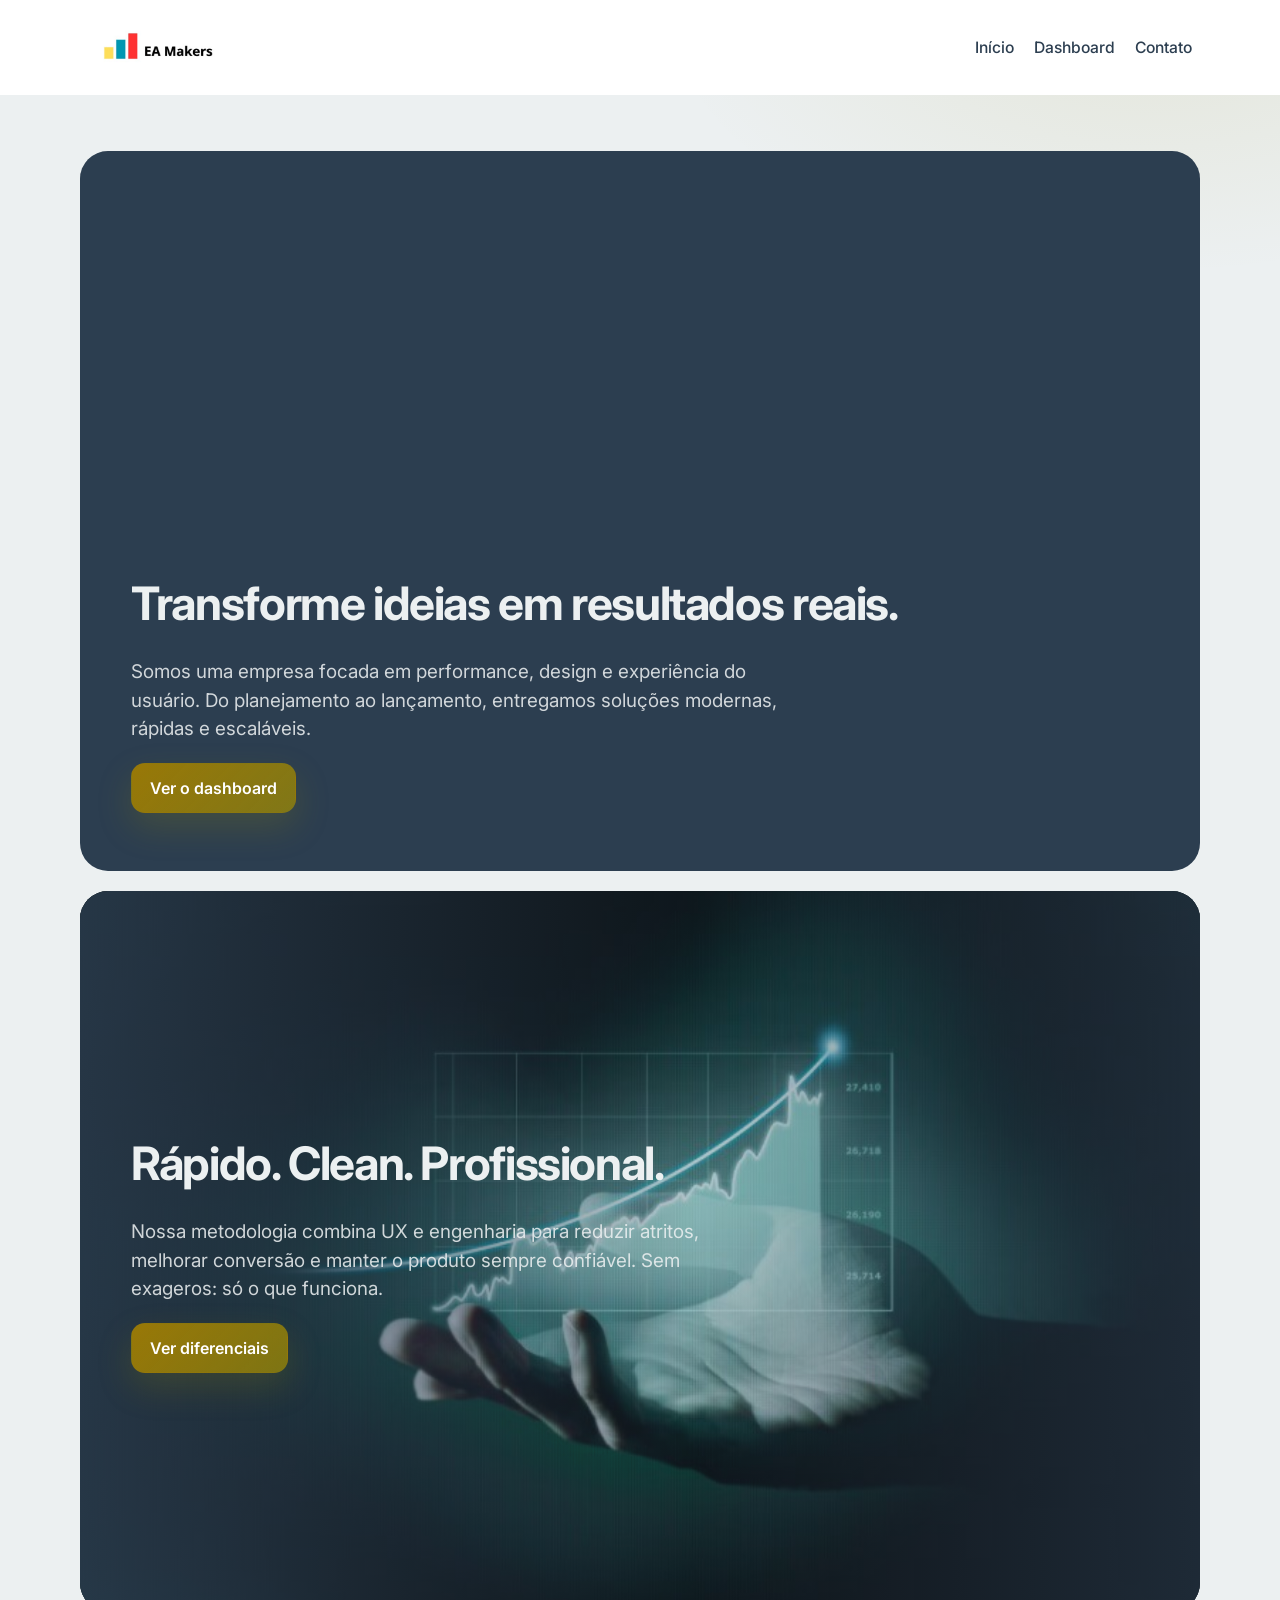
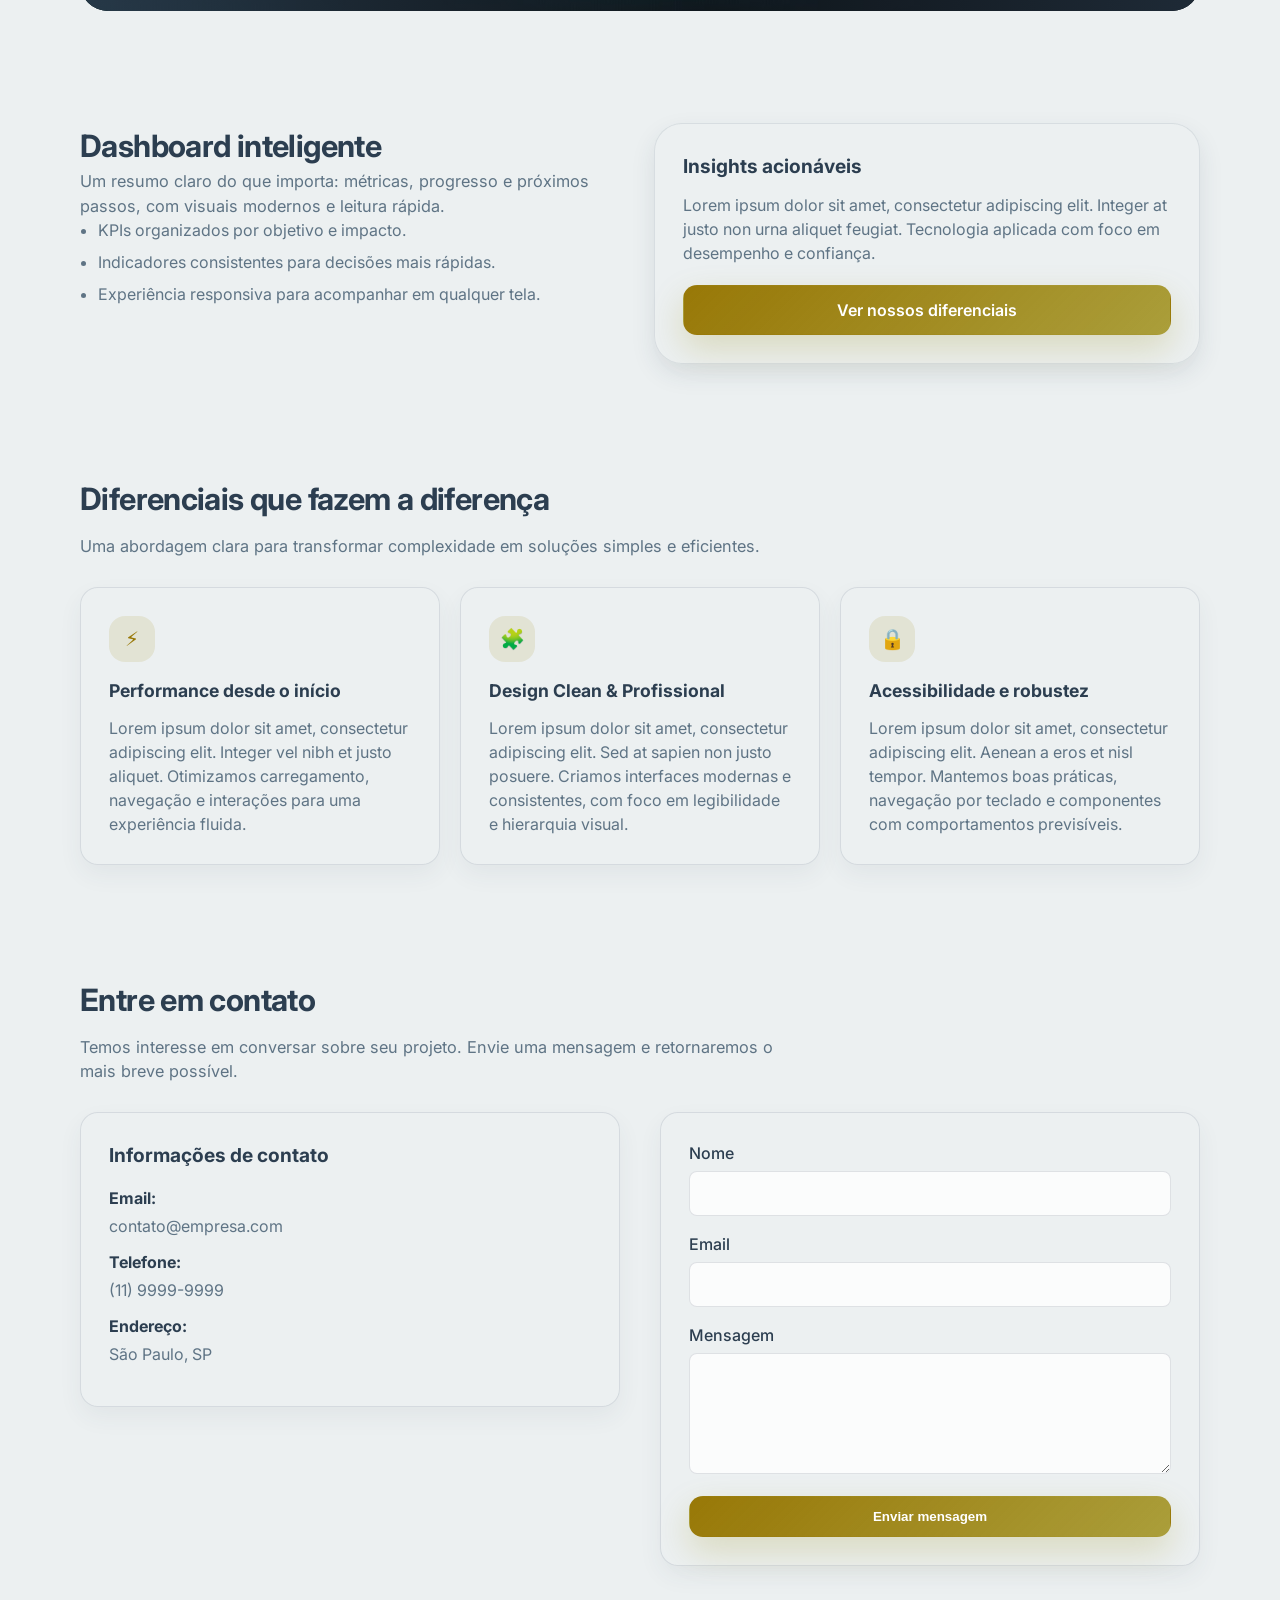
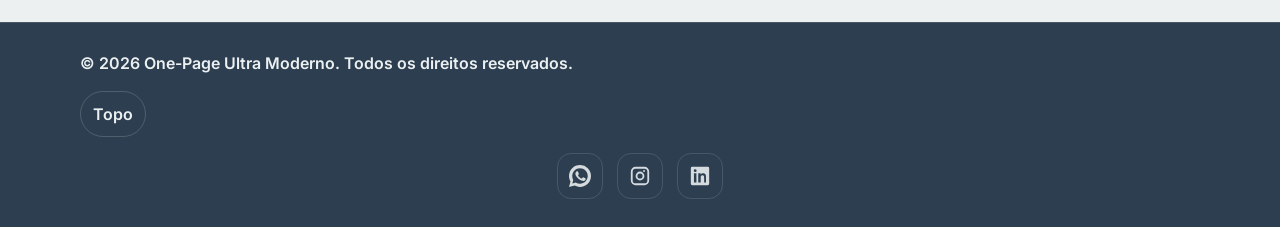
<file: index.html>
<!doctype html>
<html lang="pt-BR">
  <head>
    <meta charset="UTF-8" />
    <meta name="viewport" content="width=device-width, initial-scale=1" />
    <meta name="description" content="Site EA Makers" />
    <title>EA Makers</title>

    <!-- Google Analytics / GA4
      Cole aqui o código do GA4 (gtag.js).
      Exemplo:
      <script async src="https://www.googletagmanager.com/gtag/js?id=SEU_ID"></script>
      <script>window.dataLayer=window.dataLayer||[];function gtag(){dataLayer.push(arguments);}gtag('js', new Date());gtag('config','SEU_ID');</script>
    -->

    <!-- Facebook Pixel
      Cole aqui o código do Pixel do Facebook (fbq).
      Exemplo:
      <script>
        !function(f,b,e,v,n,t,s){if(f.fbq)return;n=f.fbq=function(){n.callMethod?
        n.callMethod.apply(n,arguments):n.queue.push(arguments)};if(!f._fbq)f._fbq=n;
        n.push=n;n.loaded=!0;n.version='2.0';n.queue=[];t=b.createElement(e);t.async=!0;
        t.src=v;s=b.getElementsByTagName(e)[0];s.parentNode.insertBefore(t,s)}(window, document,'script',
        'https://connect.facebook.net/en_US/fbevents.js');
        fbq('init','SEU_ID');fbq('track','PageView');
      </script>
    -->

    <link rel="preconnect" href="https://fonts.googleapis.com" />
    <link rel="preconnect" href="https://fonts.gstatic.com" crossorigin />
    <link href="https://fonts.googleapis.com/css2?family=Inter:wght@400;500;600;700&display=swap" rel="stylesheet" />

    <link rel="stylesheet" href="https://cdn.jsdelivr.net/npm/swiper@11/swiper-bundle.min.css" />
    <link rel="stylesheet" href="style.css" />

    <script src="https://cdn.jsdelivr.net/npm/swiper@11/swiper-bundle.min.js" defer></script>
    <script src="script.js" defer></script>
  </head>

  <body>
    <a class="skip-link" href="#conteudo">Pular para o conteúdo</a>

    <header class="site-header" id="top">
      <div class="header-inner">
        <a class="logo" href="#top" aria-label="Ir para o início">
          <img
            src="yp.jpg"
            alt="Logo da empresa"
            width="140"
            height="40"
            loading="eager"
          />
        </a>

        <nav class="nav-desktop" aria-label="Menu principal">
          <a class="nav-link" href="#top" aria-label="Ir para Início">Início</a>
          <a class="nav-link" href="https://meu-dashboard-2uyy9clbuiht3npvdznmwn.streamlit.app/" aria-label="Ir para Dashboard">Dashboard</a>
          <a class="nav-link" href="#contact" aria-label="Ir para Contato">Contato</a>
        </nav>

        <button
          class="nav-toggle"
          type="button"
          aria-label="Abrir menu"
          aria-controls="mobile-drawer"
          aria-expanded="false"
        >
          <span class="burger" aria-hidden="true">
            <span class="burger-line"></span>
            <span class="burger-line"></span>
            <span class="burger-line"></span>
          </span>
        </button>
      </div>

      <div class="drawer-overlay" id="drawer-overlay"></div>

      <aside
        class="drawer"
        id="mobile-drawer"
        role="dialog"
        aria-modal="true"
        aria-label="Menu mobile"
        tabindex="-1"
      >
        <div class="drawer-header">
          <a class="drawer-logo" href="#top" aria-label="Ir para o início">
            <img src="yp.jpg" alt="Logo da empresa" width="120" height="36" loading="eager" />
          </a>
          <button class="drawer-close" type="button" aria-label="Fechar menu">
            <span aria-hidden="true">×</span>
          </button>
        </div>

        <nav class="drawer-nav" aria-label="Menu mobile">
          <ul class="drawer-links-list">
            <li><a class="drawer-link" href="#top" aria-label="Ir para Início">Início</a></li>
            <li><a class="drawer-link" href="#dashboard" aria-label="Ir para Dashboard">Dashboard</a></li>
            <li><a class="drawer-link" href="#contact" aria-label="Ir para Contato">Contato</a></li>
          </ul>
        </nav>
      </aside>
    </header>

    <main id="conteudo">
      <section class="hero" aria-labelledby="hero-title">
        <div class="container hero-inner">
          <div class="video-container">
            <video class="hero-video" autoplay muted loop playsinline>
              <source src="MackSystematic.mp4" type="video/mp4">
              Seu navegador não suporta vídeo HTML5.
            </video>
            <div class="video-overlay"></div>
            <div class="video-content">
              <h1 class="hero-title" id="hero-title">Transforme ideias em resultados reais.</h1>
              <p class="hero-text">
                Somos uma empresa focada em performance, design e experiência do usuário. Do planejamento ao
                lançamento, entregamos soluções modernas, rápidas e escaláveis.
              </p>
              <div class="hero-actions">
                <a class="btn btn-primary" href="#dashboard" aria-label="Ver o dashboard">
                  Ver o dashboard
                </a>
              </div>
            </div>
          </div>
          
          <div class="swiper hero-swiper" aria-label="Carrossel de destaques">
            <div class="swiper-wrapper">
              <article class="swiper-slide hero-slide">
                <img class="slide-image" src="pan.jpg" alt="" aria-hidden="true" loading="lazy" />
                <div class="slide-overlay"></div>
                <div class="slide-content">
                  <h1 class="hero-title">Rápido. Clean. Profissional.</h1>
                  <p class="hero-text">
                    Nossa metodologia combina UX e engenharia para reduzir atritos, melhorar conversão e manter o
                    produto sempre confiável. Sem exageros: só o que funciona.
                  </p>
                  <div class="hero-actions">
                    <a class="btn btn-primary" href="#diferenciais" aria-label="Ver nossos diferenciais">
                      Ver diferenciais
                    </a>
                  </div>
                </div>
              </article>
            </div>

            <div class="swiper-button-prev" aria-label="Slide anterior" tabindex="0"></div>
            <div class="swiper-button-next" aria-label="Próximo slide" tabindex="0"></div>
            <div class="swiper-pagination" aria-label="Navegação por bullets"></div>
          </div>
        </div>
      </section>

      <section id="dashboard" class="section">
        <div class="container grid-2">
          <div>
            <h2 class="section-title">Dashboard inteligente</h2>
            <p class="section-subtitle">
              Um resumo claro do que importa: métricas, progresso e próximos passos, com visuais modernos e
              leitura rápida.
            </p>
            <ul class="benefits-list">
              <li>KPIs organizados por objetivo e impacto.</li>
              <li>Indicadores consistentes para decisões mais rápidas.</li>
              <li>Experiência responsiva para acompanhar em qualquer tela.</li>
            </ul>
          </div>
          <div class="benefits-panel" aria-label="Visão geral do dashboard">
            <h3 class="panel-title">Insights acionáveis</h3>
            <p class="panel-text">
              Lorem ipsum dolor sit amet, consectetur adipiscing elit. Integer at justo non urna aliquet
              feugiat. Tecnologia aplicada com foco em desempenho e confiança.
            </p>
            <a class="btn btn-primary btn-wide" href="#diferenciais" aria-label="Ver nossos diferenciais">
              Ver nossos diferenciais
            </a>
          </div>
        </div>
      </section>

      <section id="diferenciais" class="section">
        <div class="container">
          <div class="section-head">
            <h2 class="section-title">Diferenciais que fazem a diferença</h2>
            <p class="section-subtitle">
              Uma abordagem clara para transformar complexidade em soluções simples e eficientes.
            </p>
          </div>

          <div class="cards-grid" role="list">
            <article class="card" role="listitem">
              <div class="card-icon" aria-hidden="true">⚡</div>
              <h3 class="card-title">Performance desde o início</h3>
              <p class="card-text">
                Lorem ipsum dolor sit amet, consectetur adipiscing elit. Integer vel nibh et justo aliquet.
                Otimizamos carregamento, navegação e interações para uma experiência fluida.
              </p>
            </article>

            <article class="card" role="listitem">
              <div class="card-icon" aria-hidden="true">🧩</div>
              <h3 class="card-title">Design Clean & Profissional</h3>
              <p class="card-text">
                Lorem ipsum dolor sit amet, consectetur adipiscing elit. Sed at sapien non justo posuere. Criamos
                interfaces modernas e consistentes, com foco em legibilidade e hierarquia visual.
              </p>
            </article>

            <article class="card" role="listitem">
              <div class="card-icon" aria-hidden="true">🔒</div>
              <h3 class="card-title">Acessibilidade e robustez</h3>
              <p class="card-text">
                Lorem ipsum dolor sit amet, consectetur adipiscing elit. Aenean a eros et nisl tempor. Mantemos
                boas práticas, navegação por teclado e componentes com comportamentos previsíveis.
              </p>
            </article>
          </div>
        </div>
      </section>

      <section id="contact" class="section">
        <div class="container">
          <div class="section-head">
            <h2 class="section-title">Entre em contato</h2>
            <p class="section-subtitle">
              Temos interesse em conversar sobre seu projeto. Envie uma mensagem e retornaremos o mais breve possível.
            </p>
          </div>

          <div class="contact-grid">
            <div class="contact-info">
              <h3 class="contact-title">Informações de contato</h3>
              <div class="contact-item">
                <strong>Email:</strong> contato@empresa.com
              </div>
              <div class="contact-item">
                <strong>Telefone:</strong> (11) 9999-9999
              </div>
              <div class="contact-item">
                <strong>Endereço:</strong> São Paulo, SP
              </div>
            </div>

            <div class="contact-form">
              <form>
                <div class="form-group">
                  <label for="name">Nome</label>
                  <input type="text" id="name" name="name" required>
                </div>
                <div class="form-group">
                  <label for="email">Email</label>
                  <input type="email" id="email" name="email" required>
                </div>
                <div class="form-group">
                  <label for="message">Mensagem</label>
                  <textarea id="message" name="message" rows="5" required></textarea>
                </div>
                <button type="submit" class="btn btn-primary btn-wide">Enviar mensagem</button>
              </form>
            </div>
          </div>
        </div>
      </section>
    </main>

    <footer class="footer">
      <div class="container footer-inner">
        <p class="footer-text">© <span id="year"></span> One-Page Ultra Moderno. Todos os direitos reservados.</p>
        <div class="footer-links" aria-label="Links do rodapé">
          <a class="footer-link" href="#top">Topo</a>
        </div>

        <div class="social-icons-container" aria-label="Redes sociais">
          <a class="social-icon-link" href="" aria-label="WhatsApp">
            <svg class="social-icon-svg" viewBox="0 0 24 24" role="img" aria-hidden="true">
              <path
                d="M20.52 3.48A11.79 11.79 0 0 0 12 0C5.37 0 .02 5.35.02 11.98c0 2.11.55 4.16 1.6 5.97L0 24l6.25-1.6a11.95 11.95 0 0 0 5.75 1.47h.01c6.63 0 11.98-5.35 11.98-11.98 0-3.17-1.24-6.15-3.47-8.41ZM12 20.48a8.4 8.4 0 0 1-4.3-1.18l-.31-.19-3.72.95.99-3.62-.2-.32A8.36 8.36 0 0 1 3.57 12c0-4.64 3.78-8.42 8.43-8.42 2.25 0 4.37.88 5.96 2.48 1.6 1.6 2.48 3.71 2.48 5.96 0 4.64-3.78 8.42-8.44 8.42Z"
                fill="currentColor"
              />
              <path
                d="M17.54 14.31c-.27-.14-1.6-.79-1.85-.88-.25-.09-.44-.14-.63.14-.19.28-.73.88-.89 1.06-.16.19-.33.21-.6.07-.27-.14-1.14-.42-2.17-1.34-.8-.71-1.34-1.6-1.5-1.87-.16-.27-.02-.42.12-.56.12-.12.27-.33.4-.49.13-.16.19-.28.28-.47.09-.19.05-.36-.02-.5-.06-.14-.63-1.51-.86-2.05-.23-.55-.46-.47-.63-.47h-.54c-.18 0-.47.07-.72.35-.25.28-.96.94-.96 2.3s.99 2.66 1.13 2.84c.14.18 1.96 2.99 4.75 4.19.66.28 1.18.45 1.58.58.66.21 1.26.18 1.74.11.53-.08 1.6-.66 1.82-1.3.22-.65.22-1.2.15-1.31-.07-.11-.27-.18-.54-.32Z"
                fill="currentColor"
              />
            </svg>
          </a>

          <a class="social-icon-link" href="" aria-label="Instagram">
            <svg class="social-icon-svg" viewBox="0 0 24 24" role="img" aria-hidden="true">
              <path
                d="M7.2 2h9.6A5.2 5.2 0 0 1 22 7.2v9.6A5.2 5.2 0 0 1 16.8 22H7.2A5.2 5.2 0 0 1 2 16.8V7.2A5.2 5.2 0 0 1 7.2 2Zm9.6 2H7.2A3.2 3.2 0 0 0 4 7.2v9.6A3.2 3.2 0 0 0 7.2 20h9.6A3.2 3.2 0 0 0 20 16.8V7.2A3.2 3.2 0 0 0 16.8 4Z"
                fill="currentColor"
              />
              <path
                d="M12 7.2a4.8 4.8 0 1 1 0 9.6 4.8 4.8 0 0 1 0-9.6Zm0 2a2.8 2.8 0 1 0 0 5.6 2.8 2.8 0 0 0 0-5.6Z"
                fill="currentColor"
              />
              <path
                d="M17.5 6.6a1.1 1.1 0 1 1-2.2 0 1.1 1.1 0 0 1 2.2 0Z"
                fill="currentColor"
              />
            </svg>
          </a>

          <a class="social-icon-link" href="" aria-label="LinkedIn">
            <svg class="social-icon-svg" viewBox="0 0 24 24" role="img" aria-hidden="true">
              <path
                d="M20.45 2H3.55A1.55 1.55 0 0 0 2 3.55v16.9A1.55 1.55 0 0 0 3.55 22h16.9A1.55 1.55 0 0 0 22 20.45V3.55A1.55 1.55 0 0 0 20.45 2ZM8.08 19.2H5.39V9h2.69v10.2ZM6.73 7.7a1.56 1.56 0 1 1 0-3.12 1.56 1.56 0 0 1 0 3.12Zm12.47 11.5h-2.69v-5.2c0-1.24-.02-2.84-1.73-2.84-1.73 0-2 1.35-2 2.76v5.28H10.1V9h2.58v1.39h.04c.36-.68 1.25-1.4 2.57-1.4 2.74 0 3.25 1.8 3.25 4.13v6Z"
                fill="currentColor"
              />
            </svg>
          </a>
        </div>
      </div>
    </footer>
  </body>
</html>
</file>
<file: style.css>
:root {
  --bg: #ecf0f1; /* Cinza gelo (base) */
  --surface: rgba(236, 240, 241, 0.72);
  --text: #2c3e50; /* Azul marinho (texto/títulos) */
  --muted: #5f7485;
  --border: rgba(44, 62, 80, 0.14);

  --accent: #987807; /* Dourado (primary/accent) */
  --accent-2: #987807;

  --shadow-sm: 0 10px 24px rgba(44, 62, 80, 0.10);
  --shadow-md: 0 18px 46px rgba(44, 62, 80, 0.14);

  --radius-sm: 12px;
  --radius-md: 18px;
  --radius-lg: 28px;

  --container: 1120px;

  --space-1: 8px;
  --space-2: 12px;
  --space-3: 16px;
  --space-4: 20px;
  --space-5: 28px;
  --space-6: 40px;
  --space-7: 56px;

  --header-h: 72px;
}

/* Global box-sizing fix */
*,
*::before,
*::after {
  box-sizing: border-box;
}

* {
  box-sizing: border-box;
}

html {
  scroll-behavior: smooth;
  scroll-padding-top: calc(var(--header-h) + 10px);
}

body {
  margin: 0;
  font-family: Inter, system-ui, -apple-system, Segoe UI, Roboto, Arial, sans-serif;
  background: radial-gradient(1200px 600px at 10% -10%, rgba(152, 135, 7, 0.16), transparent 55%),
    radial-gradient(900px 500px at 90% 0%, rgba(152, 135, 7, 0.10), transparent 55%),
    var(--bg);
  color: var(--text);
  line-height: 1.5;
}

img {
  max-width: 100%;
  height: auto;
}

.container {
  width: min(var(--container), calc(100% - 2 * var(--space-4)));
  margin: 0 auto;
}

/* Mobile container fixes */
@media (max-width: 859px) {
  .container {
    width: 100%;
    margin: 0;
    padding-left: 20px;
    padding-right: 20px;
  }
  
  * {
    box-sizing: border-box;
  }
  
  /* Images responsive */
  img {
    max-width: 100%;
    height: auto;
    border-radius: 12px;
  }
  
  /* Text hierarchy */
  h1 {
    font-size: clamp(24px, 5vw, 28px);
    line-height: 1.3;
  }
  
  h2 {
    font-size: clamp(22px, 4.5vw, 26px);
    line-height: 1.3;
  }
  
  p {
    line-height: 1.6;
  }
  
  /* Section spacing */
  .section {
    margin-bottom: 40px;
  }
  
  /* Buttons mobile */
  .btn {
    width: 90%;
    display: block;
    margin: 0 auto;
    min-height: 48px;
  }
  
  .hero-actions .btn {
    width: 100%;
  }
  
  .video-content .btn {
    width: 100%;
  }
}

.skip-link {
  position: absolute;
  top: -60px;
  left: 12px;
  background: #fff;
  border: 1px solid var(--border);
  padding: 10px 12px;
  border-radius: 10px;
  z-index: 999;
  transition: top 160ms ease;
}
.skip-link:focus {
  top: 12px;
}

/* Header (sticky + glassmorphism) */
.site-header {
  position: sticky;
  top: 0;
  z-index: 1000;
  min-height: var(--header-h);
  background: #ffffff;
  padding: 20px 0;
  transition: all 0.4s ease-in-out;
}

.site-header.header-scrolled {
  padding: 10px 0;
  box-shadow: 0 4px 20px rgba(0,0,0,0.08);
  background: rgba(255, 255, 255, 0.95);
  backdrop-filter: blur(10px);
  -webkit-backdrop-filter: blur(10px);
}

.header-inner {
  height: 100%;
  display: flex;
  align-items: center;
  justify-content: space-between;
  gap: var(--space-3);
  width: min(var(--container), calc(100% - 2 * var(--space-4)));
  margin: 0 auto;
  padding: 0 var(--space-1);
  transition: all 0.4s ease-in-out;
}

.logo img {
  display: block;
}

.logo-text {
  color: #2c3e50;
  font-weight: 600;
  font-size: 1.2rem;
  text-decoration: none;
}

.nav-desktop {
  display: none;
  gap: var(--space-4);
  align-items: center;
}

.nav-link {
  color: #2c3e50;
  text-decoration: none;
  font-weight: 500;
  font-size: 0.98rem;
  padding: 10px 0;
  position: relative;
  outline: none;
  transition: 0.3s ease;
}

.nav-link::after {
  content: "";
  position: absolute;
  left: 0;
  bottom: 6px;
  width: 0%;
  height: 2px;
  background: var(--accent);
  border-radius: 999px;
  transition: width 220ms ease;
}

.nav-link:hover::after,
.nav-link:focus-visible::after {
  width: 100%;
}

.nav-link:hover,
.nav-link:focus-visible {
  color: #987807;
  transform: translateY(-2px);
}

.nav-toggle {
  width: 44px;
  height: 44px;
  border-radius: 14px;
  border: 1px solid rgba(236, 240, 241, 0.14);
  background: rgba(236, 240, 241, 0.72);
  cursor: pointer;
  display: grid;
  place-items: center;
  transition: 0.3s ease;
}

.nav-toggle:hover {
  transform: translateY(-2px);
  border-color: rgba(152, 135, 7, 0.40);
}

.nav-toggle[aria-expanded="true"] {
  border-color: rgba(152, 135, 7, 0.62);
  box-shadow: 0 14px 30px rgba(152, 135, 7, 0.20);
}

.nav-toggle:focus-visible {
  outline: 3px solid rgba(152, 135, 7, 0.35);
  outline-offset: 2px;
}

.burger {
  width: 20px;
  display: grid;
  gap: 4px;
}

.burger-line {
  height: 2px;
  background: #2c3e50;
  border-radius: 999px;
  transition: transform 220ms ease, opacity 180ms ease;
}

.nav-toggle[aria-expanded="true"] .burger-line {
  background: var(--accent);
}

.nav-toggle[aria-expanded="true"] .burger-line:nth-child(1) {
  transform: translateY(6px) rotate(45deg);
}

.nav-toggle[aria-expanded="true"] .burger-line:nth-child(2) {
  opacity: 0;
}

.nav-toggle[aria-expanded="true"] .burger-line:nth-child(3) {
  transform: translateY(-6px) rotate(-45deg);
}

/* Bloqueio de scroll quando menu está aberto */
body.menu-open {
  overflow: hidden;
}

/* Drawer */
.drawer-overlay {
  position: fixed;
  inset: 0;
  background: rgba(0, 0, 0, 0.5);
  z-index: 99998;
  opacity: 0;
  pointer-events: none;
  transition: opacity 0.3s ease;
}

.drawer-overlay.is-open {
  opacity: 1;
  pointer-events: auto;
}

.drawer {
  position: fixed;
  top: 0;
  left: 0;
  width: 100vw;
  height: 100vh;
  background: #ecf0f1;
  z-index: 99999;
  transform: translateX(100%);
  transition: transform 260ms ease;
  will-change: transform;
  display: flex;
  flex-direction: column;
  padding: 0;
  overflow-y: auto;
}

.drawer.is-open {
  transform: translateX(0%);
}

.drawer-header {
  display: flex;
  align-items: center;
  justify-content: space-between;
  gap: var(--space-3);
  padding: 20px;
  background: rgba(255, 255, 255, 0.8);
  border-bottom: 1px solid rgba(44, 62, 80, 0.1);
}

.drawer-logo img {
  display: block;
}

.drawer-close {
  width: 44px;
  height: 44px;
  border-radius: 14px;
  border: 1px solid rgba(236, 240, 241, 0.14);
  background: rgba(236, 240, 241, 0.78);
  cursor: pointer;
  font-size: 22px;
  line-height: 1;
  color: #2c3e50;
  transition: 0.3s ease;
}

.drawer-close:hover,
.drawer-close:focus-visible {
  color: #987807;
  transform: translateY(-2px);
  border-color: rgba(152, 135, 7, 0.40);
}

.drawer-close:focus-visible {
  outline: 3px solid rgba(152, 135, 7, 0.35);
  outline-offset: 2px;
}

.drawer-nav {
  display: flex;
  flex-direction: column;
  align-items: center;
  justify-content: center;
  flex-grow: 1;
  padding: 40px 20px;
}

.drawer-links-list {
  list-style: none;
  margin: 0;
  padding: 0;
  display: flex;
  flex-direction: column;
  align-items: center;
  justify-content: center;
  gap: 32px;
  width: 100%;
}

.drawer-links-list li {
  margin: 0;
  text-align: center;
}

.drawer-link {
  text-decoration: none;
  color: #2c3e50;
  font-weight: 600;
  font-size: 1.8rem;
  padding: 20px 40px;
  border-radius: 16px;
  border: 2px solid transparent;
  transition: all 0.3s ease;
  text-align: center;
  min-width: 250px;
  min-height: 60px;
  display: flex;
  align-items: center;
  justify-content: center;
}

.drawer-link:hover,
.drawer-link:focus-visible {
  border-color: rgba(152, 135, 7, 0.40);
  background: rgba(152, 135, 7, 0.10);
  color: #2c3e50;
  transform: translateY(-2px);
}

.drawer-cta {
  padding: 20px;
  background: rgba(255, 255, 255, 0.8);
  border-top: 1px solid rgba(44, 62, 80, 0.1);
}

.drawer-note {
  margin: 0;
  color: var(--muted);
  font-size: 0.95rem;
}

/* Buttons */
.btn {
  display: inline-flex;
  align-items: center;
  justify-content: center;
  gap: 10px;
  border-radius: 14px;
  padding: 12px 18px;
  text-decoration: none;
  font-weight: 600;
  border: 1px solid transparent;
  cursor: pointer;
  transition: transform 0.3s ease, box-shadow 0.3s ease, background 0.3s ease, border-color 0.3s ease;
  user-select: none;
}

.btn:focus-visible {
  outline: 3px solid rgba(152, 135, 7, 0.35);
  outline-offset: 2px;
}

.btn-primary {
  background: linear-gradient(135deg, var(--accent), rgba(152, 135, 7, 0.78));
  color: #fff;
  box-shadow: 0 14px 34px rgba(152, 135, 7, 0.22);
}

.btn-primary:hover {
  transform: translateY(-1px);
  box-shadow: 0 18px 46px rgba(152, 135, 7, 0.26);
}

.btn-ghost {
  background: rgba(255, 255, 255, 0.7);
  border-color: rgba(44, 62, 80, 0.14);
  color: var(--text);
}

.btn-ghost:hover {
  transform: translateY(-1px);
  border-color: rgba(152, 135, 7, 0.45);
  background: rgba(152, 135, 7, 0.08);
}

.btn-wide {
  width: 100%;
}

/* Hero */
.hero {
  padding: var(--space-6) 0;
}

.video-container {
  position: relative;
  width: 100%;
  height: 80vh;
  min-height: 540px;
  border-radius: var(--radius-lg);
  overflow: hidden;
  background: #2c3e50;
  margin-bottom: var(--space-4);
  display: flex;
  flex-direction: column;
}

.hero-video {
  width: 100%;
  height: 50%;
  object-fit: cover;
  filter: saturate(1.1);
}

.video-overlay {
  position: absolute;
  top: 0;
  left: 0;
  right: 0;
  height: 50%;
  background: linear-gradient(
    90deg,
    rgba(44, 62, 80, 0.3),
    rgba(44, 62, 80, 0.1) 55%,
    rgba(44, 62, 80, 0.2)
  );
}

.video-content {
  position: relative;
  z-index: 2;
  height: 50%;
  display: flex;
  flex-direction: column;
  justify-content: center;
  padding: clamp(22px, 4vw, 54px);
  gap: var(--space-4);
  max-width: 100%;
  background: rgba(44, 62, 80, 0.05);
}

.hero-swiper {
  width: 100%;
  height: 80vh;
  min-height: 540px;
}

.hero-slide {
  position: relative;
  overflow: hidden;
  border-radius: var(--radius-lg);
  background: #2c3e50;
}

.slide-image {
  position: absolute;
  inset: 0;
  width: 100%;
  height: 100%;
  object-fit: cover;
  transform: scale(1.02);
  filter: saturate(1.1);
}

.slide-overlay {
  position: absolute;
  inset: 0;
  background: linear-gradient(
    90deg,
    rgba(44, 62, 80, 0.86),
    rgba(44, 62, 80, 0.30) 55%,
    rgba(44, 62, 80, 0.68)
  );
}

.slide-content {
  position: relative;
  z-index: 2;
  height: 100%;
  display: flex;
  flex-direction: column;
  justify-content: center;
  padding: clamp(22px, 4vw, 54px);
  gap: var(--space-4);
  max-width: 680px;
}

.hero-title {
  margin: 0;
  color: var(--bg);
  font-size: clamp(2rem, 3.6vw, 3.4rem);
  letter-spacing: -0.03em;
}

.hero-text {
  margin: 0;
  color: rgba(236, 240, 241, 0.86);
  font-size: clamp(1.02rem, 1.6vw, 1.18rem);
  max-width: 56ch;
}

.hero-actions {
  display: flex;
  gap: var(--space-3);
  flex-wrap: wrap;
}

/* Swiper accents */
.swiper-pagination-bullet {
  width: 10px;
  height: 10px;
  background: rgba(255, 255, 255, 0.35);
  opacity: 1;
}

.swiper-pagination-bullet-active {
  background: var(--accent);
}

.swiper-button-prev,
.swiper-button-next {
  color: rgba(236, 240, 241, 0.9) !important;
}

.swiper-button-prev:hover,
.swiper-button-next:hover {
  color: var(--accent) !important;
}

/* Sections */
.section {
  padding: var(--space-7) 0;
}

.section-alt {
  background: linear-gradient(180deg, rgba(152, 135, 7, 0.06), transparent 65%);
  border-top: 1px solid rgba(44, 62, 80, 0.06);
  border-bottom: 1px solid rgba(44, 62, 80, 0.06);
}

.section-head {
  display: grid;
  gap: var(--space-2);
  margin-bottom: var(--space-5);
  max-width: 70ch;
}

.section-title {
  margin: 0;
  font-size: clamp(1.6rem, 2.4vw, 2.1rem);
  letter-spacing: -0.02em;
}

.section-subtitle {
  margin: 0;
  color: var(--muted);
  font-size: 1.02rem;
}

.cards-grid {
  display: grid;
  gap: var(--space-4);
  grid-template-columns: 1fr;
}

.cards-grid-3 {
  grid-template-columns: 1fr;
}

.card {
  background: rgba(236, 240, 241, 0.86);
  border: 1px solid rgba(44, 62, 80, 0.12);
  border-radius: var(--radius-md);
  padding: var(--space-5);
  box-shadow: 0 10px 25px rgba(44, 62, 80, 0.06);
  transition: transform 0.3s ease, box-shadow 0.3s ease, border-color 0.3s ease;
}

.card:hover {
  transform: translateY(-3px);
  box-shadow: var(--shadow-md);
  border-color: rgba(152, 135, 7, 0.28);
}

.card-icon {
  width: 46px;
  height: 46px;
  display: grid;
  place-items: center;
  border-radius: 16px;
  background: rgba(152, 135, 7, 0.12);
  color: var(--accent);
  font-size: 20px;
  margin-bottom: var(--space-3);
}

.card-title {
  margin: 0 0 var(--space-2);
  font-size: 1.1rem;
}

.card-text {
  margin: 0;
  color: var(--muted);
}

/* Grid helpers */
.grid-2 {
  display: grid;
  grid-template-columns: 1fr;
  gap: var(--space-5);
  align-items: start;
}

.benefits-list {
  margin: 0;
  padding-left: 18px;
  color: var(--muted);
  display: grid;
  gap: 8px;
}

.benefits-panel {
  background: rgba(236, 240, 241, 0.86);
  border: 1px solid rgba(44, 62, 80, 0.10);
  border-radius: var(--radius-lg);
  padding: var(--space-5);
  box-shadow: var(--shadow-sm);
}

.panel-title {
  margin: 0 0 var(--space-2);
  font-size: 1.2rem;
}

.panel-text {
  margin: 0 0 var(--space-4);
  color: var(--muted);
}

/* Contact Section */
.contact-grid {
  display: grid;
  gap: var(--space-5);
  align-items: start;
}

.contact-info {
  background: rgba(236, 240, 241, 0.86);
  border: 1px solid rgba(44, 62, 80, 0.12);
  border-radius: var(--radius-md);
  padding: var(--space-5);
  box-shadow: 0 10px 25px rgba(44, 62, 80, 0.06);
}

.contact-title {
  margin: 0 0 var(--space-3);
  font-size: 1.2rem;
  color: var(--text);
}

.contact-item {
  margin-bottom: var(--space-2);
  color: var(--muted);
}

.contact-item strong {
  color: var(--text);
  display: block;
  margin-bottom: 4px;
}

.contact-form {
  background: rgba(236, 240, 241, 0.86);
  border: 1px solid rgba(44, 62, 80, 0.12);
  border-radius: var(--radius-md);
  padding: var(--space-5);
  box-shadow: 0 10px 25px rgba(44, 62, 80, 0.06);
}

.form-group {
  margin-bottom: var(--space-3);
}

.form-group label {
  display: block;
  margin-bottom: 6px;
  font-weight: 500;
  color: var(--text);
}

.form-group input,
.form-group textarea {
  width: 100%;
  padding: 12px;
  border: 1px solid rgba(44, 62, 80, 0.14);
  border-radius: 8px;
  background: rgba(255, 255, 255, 0.8);
  font-family: inherit;
  font-size: 0.95rem;
  transition: border-color 0.3s ease, box-shadow 0.3s ease;
}

.form-group input:focus,
.form-group textarea:focus {
  outline: none;
  border-color: var(--accent);
  box-shadow: 0 0 0 3px rgba(152, 135, 7, 0.1);
}

.form-group textarea {
  resize: vertical;
  min-height: 120px;
}

/* Footer */
.footer {
  padding: var(--space-5) 0;
  border-top: 1px solid rgba(236, 240, 241, 0.14);
  background: #2c3e50;
  backdrop-filter: blur(10px);
}

.footer-inner {
  display: flex;
  flex-direction: column;
  gap: var(--space-3);
}

.footer-text {
  margin: 0;
  color: var(--bg);
  font-weight: 600;
}

.footer-links {
  display: flex;
  gap: 12px;
  flex-wrap: wrap;
}

.footer-link {
  text-decoration: none;
  color: var(--bg);
  border: 1px solid rgba(236, 240, 241, 0.18);
  padding: 10px 12px;
  border-radius: 999px;
  font-weight: 600;
  transition: border-color 0.3s ease, background 0.3s ease, transform 0.3s ease;
}

.footer-link:hover {
  transform: translateY(-1px);
  border-color: rgba(152, 135, 7, 0.50);
  background: rgba(152, 135, 7, 0.18);
}

.social-icons-container {
  display: flex;
  justify-content: center;
  align-items: center;
  gap: 14px;
  flex-wrap: nowrap;
}

.social-icon-link {
  display: inline-grid;
  place-items: center;
  width: 46px;
  height: 46px;
  border-radius: 14px;
  color: rgba(236, 240, 241, 0.88); /* cor neutra */
  border: 1px solid rgba(236, 240, 241, 0.14);
  text-decoration: none;
  transition: color 0.3s ease, background 0.3s ease, border-color 0.3s ease, transform 0.3s ease;
}

.social-icon-link:hover,
.social-icon-link:focus-visible {
  color: var(--accent);
  border-color: rgba(152, 135, 7, 0.55);
  background: rgba(152, 135, 7, 0.10);
  transform: translateY(-1px);
  outline: none;
}

.social-icon-svg {
  width: 22px;
  height: 22px;
  display: block;
}

@media (max-width: 420px) {
  .social-icons-container {
    gap: 10px;
  }
  .social-icon-link {
    width: 42px;
    height: 42px;
  }
  .social-icon-svg {
    width: 20px;
    height: 20px;
  }
}

/* Mobile header premium fixes */
@media (max-width: 859px) {
  .site-header {
    padding: 15px 0;
  }
  
  .header-inner {
    width: 100%;
    margin: 0;
    padding: 0 var(--space-3);
    justify-content: space-between;
  }
  
  .logo-text {
    font-size: 1.1rem;
  }
  
  .nav-link {
    font-size: 0.95rem;
  }
}
.nav-desktop {
  display: none;
}

.nav-toggle {
  display: grid;
  place-items: center;
}

/* Cards mobile fixes */
@media (max-width: 859px) {
  .card {
    padding: var(--space-4) var(--space-3);
    margin-bottom: 30px;
  }
  
  .card img {
    border-radius: 12px;
  }
  
  .card-title {
    font-size: 1.05rem;
    line-height: 1.4;
  }
  
  .card-text {
    font-size: 0.95rem;
    line-height: 1.6;
  }
  
  .hero-actions {
    flex-direction: column;
    gap: var(--space-2);
  }
  
  .hero-actions .btn {
    width: 100%;
    min-height: 48px;
    font-size: 0.95rem;
  }
  
  .video-content {
    padding: var(--space-4) var(--space-3);
  }
  
  .video-content .btn {
    width: 100%;
    min-height: 48px;
  }
  
  /* Contact form mobile fixes */
  .contact-info,
  .contact-form {
    padding: var(--space-4) var(--space-3);
    margin-bottom: 30px;
  }
  
  .form-group input,
  .form-group textarea {
    min-height: 48px;
    font-size: 0.95rem;
  }
  
  .section-head {
    text-align: center;
    padding: 0 var(--space-2);
    margin-bottom: 30px;
  }
  
  .section-title {
    font-size: clamp(22px, 4.5vw, 26px);
    line-height: 1.3;
  }
  
  .section-subtitle {
    font-size: 0.95rem;
    line-height: 1.6;
  }
}

/* Estilos para desktop */
@media (min-width: 860px) {
  .nav-toggle {
    display: none;
  }
  .nav-desktop {
    display: flex;
  }

  .drawer-overlay,
  .drawer {
    display: none;
  }

  .cards-grid {
    grid-template-columns: repeat(3, 1fr);
  }

  .cards-grid-3 {
    grid-template-columns: repeat(3, 1fr);
  }

  .grid-2 {
    grid-template-columns: 1fr 1fr;
  }

  .hero {
    padding: var(--space-7) 0;
  }

  .contact-grid {
    display: grid;
    grid-template-columns: 1fr 1fr;
    gap: var(--space-6);
    align-items: start;
  }
}

@media (prefers-reduced-motion: reduce) {
  * {
    scroll-behavior: auto !important;
  }
  .btn,
  .card,
  .drawer {
    transition: none !important;
  }
}
</file>
